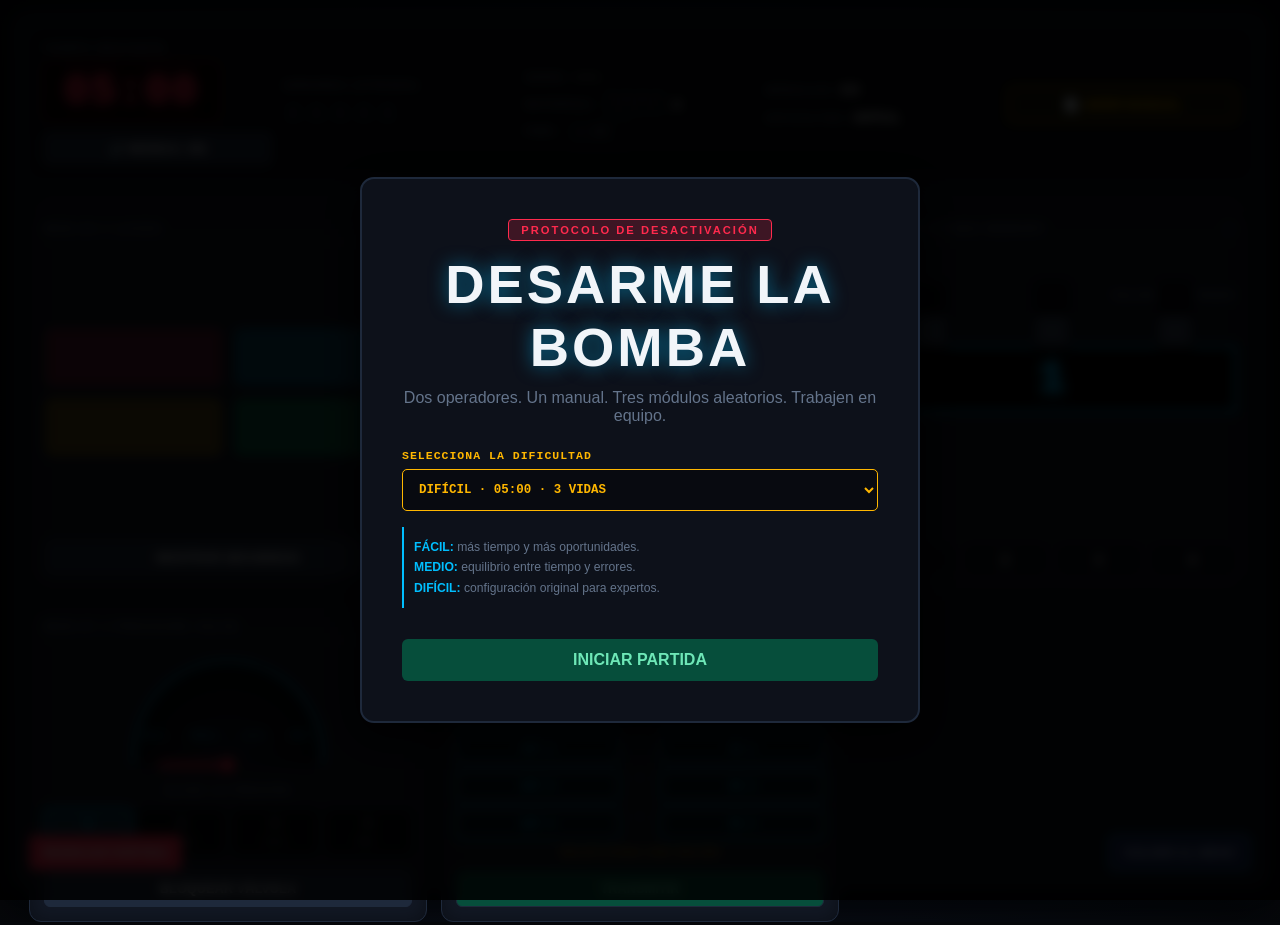
<file: index.html>
<!DOCTYPE html>
<html lang="es">
<head>
  <meta charset="UTF-8">
  <meta name="viewport" content="width=device-width, initial-scale=1.0">
  <title>Protocolo de Desactivación</title>
  <link rel="stylesheet" href="styles.css">
</head>
<body>

  <div class="main-container">
    
    <!-- PANEL SUPERIOR -->
    <header class="top-panel">
      <div class="panel-box">
        <span class="label">TIEMPO RESTANTE</span>
        <div id="timer" class="display-main">05:00</div>
        <button id="btn-music" class="btn btn-audio top-audio" onclick="toggleMusic()">🔊 MÚSICA: ON</button>
      </div>

      <div class="panel-box">
        <span class="label">ERRORES (STRIKES)</span>
        <div id="strikes" class="display-strikes">
          <span>X</span> <span>X</span> <span>X</span> <span>X</span> <span>X</span>
        </div>
      </div>

      <div class="panel-box info-grid">
        <div><span class="label">SERIE:</span> <strong id="serial-num">------</strong></div>
        <div class="battery-status">
          <span class="label">BATERÍAS:</span>
          <div id="battery-display" class="battery-display" aria-label="0 baterías">
            <span class="battery-cell"></span>
            <span class="battery-cell"></span>
            <span class="battery-cell"></span>
            <span class="battery-cell"></span>
          </div>
          <strong id="bat-count">0</strong>
        </div>
        <div class="pwr-status">
          <span class="label">PWR:</span>
          <div id="pwr-indicator" class="pwr-indicator">
            <div id="led-pwr" class="led"></div>
            <strong id="pwr-label">OFF</strong>
          </div>
        </div>
      </div>

      <div class="panel-box session-info">
        <div><span class="label">MÓDULOS:</span> <strong id="progress-count">0/3</strong></div>
        <div><span class="label">DIFICULTAD:</span> <strong id="difficulty-label">DIFÍCIL</strong></div>
      </div>

      <div class="header-actions">
        <a id="manual-link" href="manual.html?difficulty=hard" target="_blank" class="btn btn-manual">📄 ABRIR MANUAL</a>
      </div>
    </header>

    <div id="game-feedback" class="game-feedback" role="status" aria-live="polite"></div>

    <!-- GRILLA DE MÓDULOS -->
    <main class="modules-grid">

      <!-- MÓDULO 01: CABLES -->
      <section class="module">
        <div class="module-header">
          <span class="module-title">MOD-01 // CABLES</span>
          <div id="st-wires" class="module-status"></div>
        </div>
        <div id="wires-list" class="wires-container"></div>
      </section>

      <!-- MÓDULO 02: KEYPAD -->
      <section class="module">
        <div class="module-header">
          <span class="module-title">MOD-02 // KEYPAD</span>
          <div id="st-keypad" class="module-status"></div>
        </div>
        <div id="keypad-input" class="keypad-display">____</div>
        <div class="keypad-grid">
          <button class="btn-num" onclick="pressKey('1')">1</button>
          <button class="btn-num" onclick="pressKey('2')">2</button>
          <button class="btn-num" onclick="pressKey('3')">3</button>
          <button class="btn-num" onclick="pressKey('4')">4</button>
          <button class="btn-num" onclick="pressKey('5')">5</button>
          <button class="btn-num" onclick="pressKey('6')">6</button>
          <button class="btn-num" onclick="pressKey('7')">7</button>
          <button class="btn-num" onclick="pressKey('8')">8</button>
          <button class="btn-num" onclick="pressKey('9')">9</button>
          <button class="btn-action btn-danger" onclick="clearKeypad()">C</button>
          <button class="btn-num" onclick="pressKey('0')">0</button>
          <button class="btn-action btn-success" onclick="submitKeypad()">OK</button>
        </div>
      </section>

      <!-- MÓDULO 03: INTERRUPTORES -->
      <section class="module">
        <div class="module-header">
          <span class="module-title">MOD-03 // SWITCHES</span>
          <div id="st-switches" class="module-status"></div>
        </div>
        <div class="switches-container">
          <div class="switch-item">
            <span>SW 1</span>
            <div id="sw-0" class="toggle-switch" onclick="toggleSwitch(0)"></div>
          </div>
          <div class="switch-item">
            <span>SW 2</span>
            <div id="sw-1" class="toggle-switch" onclick="toggleSwitch(1)"></div>
          </div>
          <div class="switch-item">
            <span>SW 3</span>
            <div id="sw-2" class="toggle-switch" onclick="toggleSwitch(2)"></div>
          </div>
        </div>
        <button class="btn btn-action" onclick="submitSwitches()">VERIFICAR</button>
      </section>

      <!-- MÓDULO 04: SIMÓN DICE -->
      <section class="module">
        <div class="module-header">
          <span class="module-title">MOD-04 // LUCES</span>
          <div id="st-simon" class="module-status"></div>
        </div>
        <div class="simon-grid">
          <div id="simon-btn-0" class="simon-btn simon-red" onclick="pressSimon(0)"></div>
          <div id="simon-btn-1" class="simon-btn simon-blue" onclick="pressSimon(1)"></div>
          <div id="simon-btn-2" class="simon-btn simon-yellow" onclick="pressSimon(2)"></div>
          <div id="simon-btn-3" class="simon-btn simon-green" onclick="pressSimon(3)"></div>
        </div>
        <button id="simon-start-btn" class="btn btn-action" onclick="playSimonSequence()">MOSTRAR SECUENCIA</button>
      </section>

      <!-- MÓDULO 05: CONDENSADOR -->
      <section class="module">
        <div class="module-header">
          <span class="module-title">MOD-05 // CAPACITOR</span>
          <div id="st-capacitor" class="module-status"></div>
        </div>
        <div class="capacitor-readout">
          <span>CARGA ACUMULADA</span>
          <strong id="capacitor-value">0%</strong>
        </div>
        <div class="capacitor-track" role="progressbar" aria-label="Carga del condensador" aria-valuemin="0" aria-valuemax="100" aria-valuenow="0">
          <div id="capacitor-bar" class="capacitor-bar"></div>
        </div>
        <div class="capacitor-scale"><span>0</span><span>25</span><span>50</span><span>75</span><span>100% CRÍTICO</span></div>
        <p id="capacitor-cooldown" class="capacitor-status">PURGA DISPONIBLE</p>
        <div class="capacitor-actions">
          <button class="btn btn-action btn-warning" onclick="purgeCapacitor()">PURGAR -25%</button>
          <button class="btn btn-action btn-danger" onclick="fullyDischargeCapacitor()">DESCARGA EMERGENCIA</button>
        </div>
        <button class="btn btn-action btn-controlled" onclick="controlledDischargeCapacitor()">DESCARGA CONTROLADA</button>
        <div class="resonance-control">
          <span class="label">FRECUENCIA DE RESONANCIA</span>
          <div class="resonance-levels">
            <button class="resonance-level" onclick="selectCapacitorResonance(1)">1</button>
            <button class="resonance-level" onclick="selectCapacitorResonance(2)">2</button>
            <button class="resonance-level" onclick="selectCapacitorResonance(3)">3</button>
            <button class="resonance-level" onclick="selectCapacitorResonance(4)">4</button>
          </div>
          <button class="btn btn-action btn-success" onclick="resonantDischargeCapacitor()">DESCARGA RESONANTE</button>
        </div>
      </section>

      <!-- MÓDULO 06: MEMORIA -->
      <section class="module">
        <div class="module-header">
          <span class="module-title">MOD-06 // 7-SEG MEMORY</span>
          <div id="st-memory" class="module-status"></div>
        </div>
        <div class="memory-meta">
          <span id="memory-round">RONDA 1/4</span>
          <span class="label">VALOR MOSTRADO</span>
        </div>
        <div id="memory-display" class="memory-display">1</div>
        <p id="memory-instruction" class="memory-instruction"></p>
        <div class="memory-grid">
          <button class="btn-num" onclick="pressMemory(0)">1</button>
          <button class="btn-num" onclick="pressMemory(1)">2</button>
          <button class="btn-num" onclick="pressMemory(2)">3</button>
          <button class="btn-num" onclick="pressMemory(3)">4</button>
        </div>
      </section>

      <!-- MÓDULO 07: VÁLVULA -->
      <section class="module">
        <div class="module-header">
          <span class="module-title">MOD-07 // PRESSURE VALVE</span>
          <div id="st-valve" class="module-status"></div>
        </div>
        <div class="gauge">
          <div class="gauge-scale"><span>BAJA</span><span>MEDIA</span><span>ALTA</span><span>MÁX.</span></div>
          <div id="valve-needle" class="valve-needle"></div>
          <div class="gauge-center"></div>
        </div>
        <span class="label valve-label">ELIGE LA PRESIÓN</span>
        <div class="valve-levels">
          <button class="valve-level selected" onclick="selectValveLevel(1)">1<br><small>BAJA</small></button>
          <button class="valve-level" onclick="selectValveLevel(2)">2<br><small>MEDIA</small></button>
          <button class="valve-level" onclick="selectValveLevel(3)">3<br><small>ALTA</small></button>
          <button class="valve-level" onclick="selectValveLevel(4)">4<br><small>MÁX.</small></button>
        </div>
        <button class="btn btn-action" onclick="adjustValve()">BLOQUEAR VÁLVULA</button>
      </section>

      <!-- MÓDULO 08: COMUNICACIÓN -->
      <section class="module communication-module">
        <div class="module-header">
          <span class="module-title">MOD-08 // SIGNAL LINK</span>
          <div id="st-communication" class="module-status"></div>
        </div>
        <p class="communication-help">SELECCIONA UNA SALIDA Y CONÉCTALA A SU ENTRADA</p>
        <div id="communication-board" class="communication-board">
          <svg id="communication-wire-layer" class="communication-wire-layer" aria-hidden="true"></svg>
          <div class="communication-column">
            <span class="label">SALIDAS</span>
            <button id="com-source-0" class="communication-terminal communication-source" onclick="selectCommunicationSource(0)">OUT 1</button>
            <button id="com-source-1" class="communication-terminal communication-source" onclick="selectCommunicationSource(1)">OUT 2</button>
            <button id="com-source-2" class="communication-terminal communication-source" onclick="selectCommunicationSource(2)">OUT 3</button>
            <button id="com-source-3" class="communication-terminal communication-source" onclick="selectCommunicationSource(3)">OUT 4</button>
          </div>
          <div class="signal-lines" aria-hidden="true">↔<br>↔<br>↔<br>↔</div>
          <div class="communication-column">
            <span class="label">ENTRADAS</span>
            <button id="com-target-0" class="communication-terminal communication-target" onclick="connectCommunicationTarget(0)">IN 1</button>
            <button id="com-target-1" class="communication-terminal communication-target" onclick="connectCommunicationTarget(1)">IN 2</button>
            <button id="com-target-2" class="communication-terminal communication-target" onclick="connectCommunicationTarget(2)">IN 3</button>
            <button id="com-target-3" class="communication-terminal communication-target" onclick="connectCommunicationTarget(3)">IN 4</button>
          </div>
        </div>
        <p id="communication-status" class="communication-status">SELECCIONA UNA SALIDA</p>
        <button class="btn btn-action btn-success" onclick="transmitCommunication()">TRANSMITIR</button>
      </section>

    </main>

    <!-- PANEL INFERIOR CONTROLES -->
    <footer class="bottom-panel">
      <button class="btn btn-reset" onclick="pedirConfirmacionReiniciar()">REINICIAR PARTIDA</button>
      <button class="btn btn-menu" onclick="showMainMenu()">VOLVER AL MENÚ</button>
    </footer>

  </div>

  <!-- MODAL CONFIRMACIÓN -->
  <div id="modal-confirm" class="modal">
    <div class="modal-content confirm-box">
      <h2>⚠️ ¿REINICIAR SECUENCIA?</h2>
      <p>Se restablecerán todos los módulos y el temporizador.</p>
      <div class="modal-buttons">
        <button class="btn btn-danger" onclick="confirmarReiniciar(true)">SÍ, REINICIAR</button>
        <button class="btn btn-secondary" onclick="confirmarReiniciar(false)">NO, CANCELAR</button>
      </div>
    </div>
  </div>

  <!-- MODAL EXPLOSIÓN -->
  <div id="modal-boom" class="modal">
    <div class="modal-content boom-box">
      <div class="status-badge danger">CRITICAL SYSTEM FAILURE</div>
      <h1 class="glitch-text">💥 DETONACIÓN</h1>
      <p>El núcleo se ha sobrecalentado. Secuencia de contención fallida.</p>
      <button class="btn btn-manual btn-large" onclick="toggleSolutions()">MOSTRAR SOLUCIONES</button>
      <div id="boom-solutions" class="boom-solutions" hidden>
        <h2>SOLUCIONES DE LA PARTIDA</h2>
        <div id="solution-list"></div>
      </div>
      <div class="modal-buttons modal-buttons-stack">
        <button class="btn btn-reset btn-large" onclick="restartGame()">REINTENTAR</button>
        <button class="btn btn-secondary btn-large" onclick="showMainMenu()">CAMBIAR DIFICULTAD</button>
      </div>
    </div>
  </div>

  <!-- MODAL VICTORIA -->
  <div id="modal-win" class="modal">
    <div class="modal-content win-box">
      <div class="status-badge success">SYSTEM SECURED</div>
      <h1 class="glow-text">🎉 DESACTIVADO</h1>
      <p>Amenaza neutralizada con éxito. Todos los módulos respondieron correctamente.</p>
      <div class="win-stats">
        <span>TIEMPO: <strong id="win-time">00:00</strong></span>
        <span>STRIKES: <strong id="win-strikes">0</strong></span>
      </div>
      <div class="modal-buttons modal-buttons-stack">
        <button class="btn btn-success btn-large" onclick="restartGame()">NUEVA PARTIDA</button>
        <button class="btn btn-secondary btn-large" onclick="showMainMenu()">CAMBIAR DIFICULTAD</button>
      </div>
    </div>
  </div>

  <div id="capacitor-warning" class="capacitor-warning" role="alert" aria-live="assertive">
    <strong>ADVERTENCIA DEL CAPACITOR</strong>
          <span>La carga se aproxima al máximo. Usa una ruta de descarga válida.</span>
  </div>

  <div id="main-menu" class="modal main-menu active">
    <div class="modal-content menu-box">
      <div class="status-badge danger">PROTOCOLO DE DESACTIVACIÓN</div>
      <h1>DESARME LA BOMBA</h1>
          <p>Dos operadores. Un manual. Tres módulos aleatorios. Trabajen en equipo.</p>
      <label class="menu-label" for="menu-difficulty">SELECCIONA LA DIFICULTAD</label>
      <select id="menu-difficulty" class="menu-difficulty">
          <option value="easy">FÁCIL · 10:00 · 5 VIDAS</option>
          <option value="medium">MEDIO · 07:00 · 4 VIDAS</option>
          <option value="hard" selected>DIFÍCIL · 05:00 · 3 VIDAS</option>
      </select>
      <div class="difficulty-details">
        <strong>FÁCIL:</strong> más tiempo y más oportunidades.<br>
        <strong>MEDIO:</strong> equilibrio entre tiempo y errores.<br>
        <strong>DIFÍCIL:</strong> configuración original para expertos.
      </div>
      <button class="btn btn-success btn-large" onclick="startGame()">INICIAR PARTIDA</button>
    </div>
  </div>

  <script src="script.js"></script>
</body>
</html>
</file>
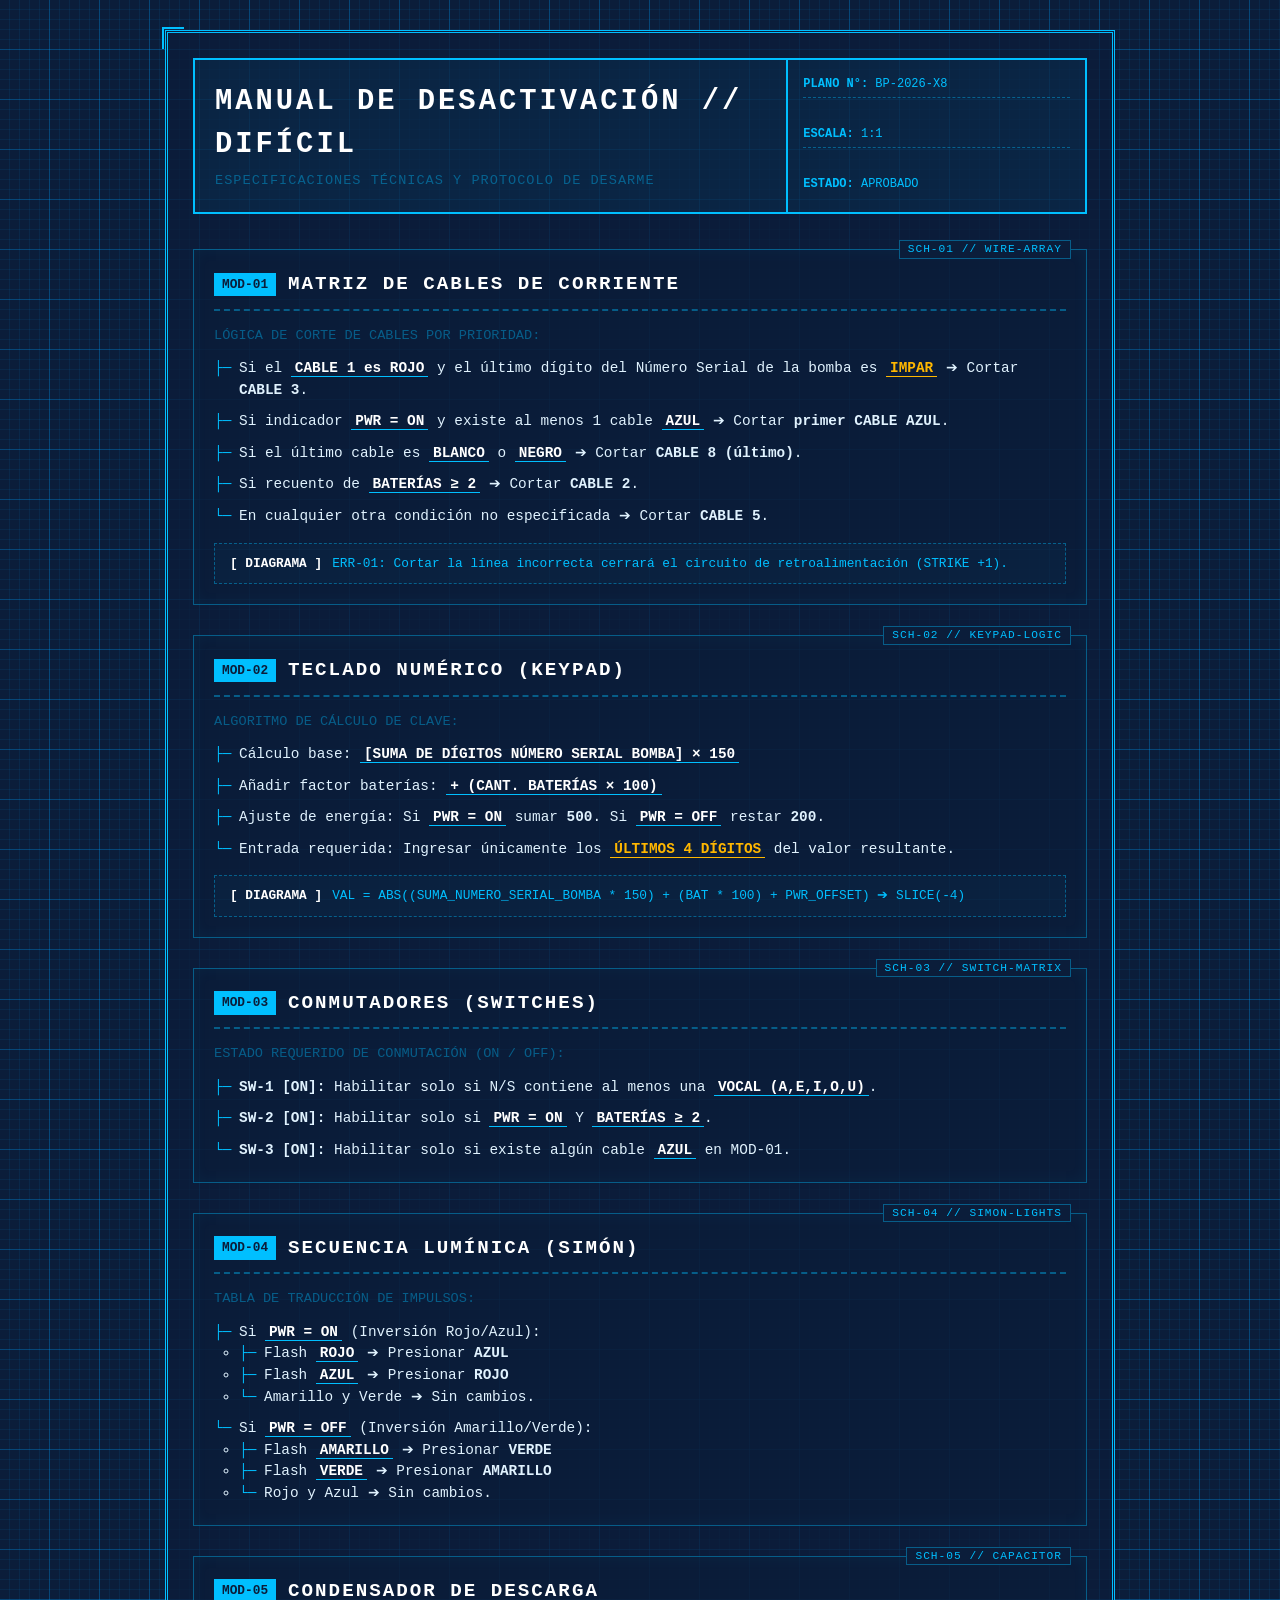
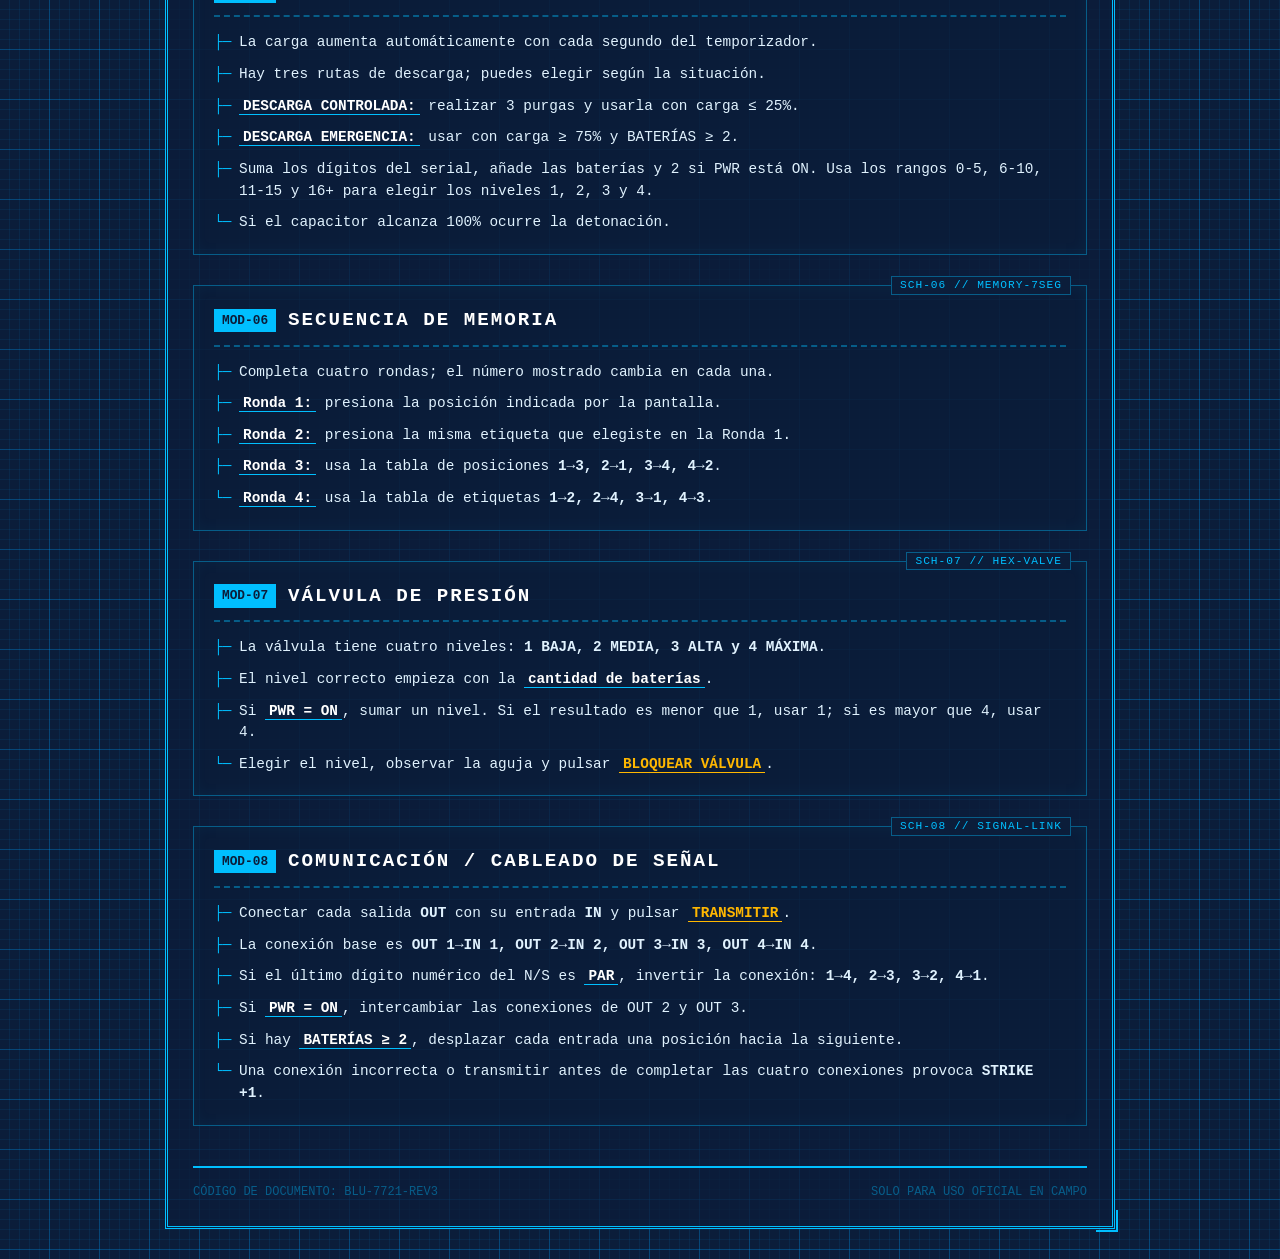
<file: manual.html>
<!DOCTYPE html>
<html lang="es">
<head>
  <meta charset="UTF-8">
  <meta name="viewport" content="width=device-width, initial-scale=1.0">
  <title>Blueprint // Manual de Desactivación</title>
  <style>
    :root {
      --bp-bg: #0b1d3a;
      --bp-grid-major: rgba(0, 162, 255, 0.25);
      --bp-grid-minor: rgba(0, 162, 255, 0.08);
      --bp-line: #00bfff;
      --bp-line-dim: rgba(0, 191, 255, 0.4);
      --bp-text: #e0f2fe;
      --bp-yellow: #ffb700;
      --bp-white: #ffffff;
    }

    * { box-sizing: border-box; margin: 0; padding: 0; }

    body {
      background-color: var(--bp-bg);
      color: var(--bp-text);
      font-family: 'Courier New', Courier, monospace;
      padding: 30px 20px;
      line-height: 1.5;
      min-height: 100vh;
      /* FONDO RETÍCULA BLUEPRINT */
      background-image: 
        linear-gradient(var(--bp-grid-major) 1px, transparent 1px),
        linear-gradient(90deg, var(--bp-grid-major) 1px, transparent 1px),
        linear-gradient(var(--bp-grid-minor) 1px, transparent 1px),
        linear-gradient(90deg, var(--bp-grid-minor) 1px, transparent 1px);
      background-size: 50px 50px, 50px 50px, 10px 10px, 10px 10px;
      background-position: -1px -1px;
    }

    .container {
      max-width: 950px;
      margin: 0 auto;
      border: 3px double var(--bp-line);
      padding: 25px;
      background: rgba(11, 29, 58, 0.75);
      position: relative;
    }

    /* MARCAS DE ESQUINA DE PLANO TÉCNICO */
    .container::before, .container::after {
      content: "";
      position: absolute;
      width: 20px; height: 20px;
      border: 2px solid var(--bp-line);
    }
    .container::before { top: -6px; left: -6px; border-right: none; border-bottom: none; }
    .container::after { bottom: -6px; right: -6px; border-left: none; border-top: none; }

    /* CABECERA / CAJETÍN DE PLANO */
    header {
      border: 2px solid var(--bp-line);
      margin-bottom: 35px;
      display: grid;
      grid-template-columns: 2fr 1fr;
      background: rgba(0, 191, 255, 0.05);
    }

    .header-main {
      padding: 20px;
      border-right: 2px solid var(--bp-line);
    }

    .header-main h1 {
      font-size: 1.8rem;
      color: var(--bp-white);
      letter-spacing: 3px;
      text-transform: uppercase;
      font-weight: 900;
    }

    .header-main p {
      font-size: 0.85rem;
      color: var(--bp-line-dim);
      margin-top: 5px;
      text-transform: uppercase;
      letter-spacing: 1px;
    }

    .header-meta {
      padding: 15px;
      font-size: 0.75rem;
      display: flex;
      flex-direction: column;
      justify-content: space-between;
      color: var(--bp-line);
    }

    .header-meta div {
      border-bottom: 1px dashed var(--bp-line-dim);
      padding-bottom: 4px;
    }
    .header-meta div:last-child { border-bottom: none; }

    /* SECCIONES MÓDULO */
    .section-card {
      border: 1px solid var(--bp-line-dim);
      margin-bottom: 30px;
      padding: 20px;
      position: relative;
      background: rgba(11, 29, 58, 0.6);
      box-shadow: inset 0 0 15px rgba(0, 191, 255, 0.05);
    }

    .section-card::before {
      content: attr(data-schematic);
      position: absolute;
      top: -10px; right: 15px;
      background: var(--bp-bg);
      padding: 0 8px;
      font-size: 0.7rem;
      color: var(--bp-line);
      border: 1px solid var(--bp-line-dim);
      letter-spacing: 1px;
    }

    /* TITULOS ESQUEMÁTICOS */
    .section-header {
      display: flex;
      align-items: center;
      gap: 12px;
      border-bottom: 2px dashed var(--bp-line-dim);
      padding-bottom: 10px;
      margin-bottom: 15px;
    }

    .section-header .tag {
      background: var(--bp-line);
      color: var(--bp-bg);
      font-weight: bold;
      padding: 2px 8px;
      font-size: 0.8rem;
    }

    .section-header h2 {
      font-size: 1.2rem;
      letter-spacing: 2px;
      color: var(--bp-white);
      text-transform: uppercase;
    }

    /* REGLAS Y LISTAS */
    .rules-list {
      list-style: none;
      display: flex;
      flex-direction: column;
      gap: 10px;
    }

    .rules-list li {
      position: relative;
      padding-left: 25px;
      font-size: 0.9rem;
      color: var(--bp-text);
    }

    .rules-list li::before {
      content: "├─";
      position: absolute;
      left: 0;
      top: 0;
      color: var(--bp-line);
      font-weight: bold;
    }

    .rules-list li:last-child::before {
      content: "└─";
    }

    .highlight {
      color: var(--bp-white);
      font-weight: bold;
      border-bottom: 1px solid var(--bp-line);
      padding: 0 4px;
    }

    .bp-warn {
      color: var(--bp-yellow);
      border-bottom-color: var(--bp-yellow);
    }

    /* ESQUEMA GRÁFICO TIPO PLANO */
    .blueprint-box {
      margin-top: 15px;
      border: 1px dashed var(--bp-line-dim);
      padding: 10px 15px;
      background: rgba(0, 191, 255, 0.03);
      font-size: 0.8rem;
      color: var(--bp-line);
      display: flex;
      align-items: center;
      gap: 10px;
    }

    .blueprint-box::before {
      content: "[ DIAGRAMA ]";
      font-weight: bold;
      color: var(--bp-white);
    }

    /* PIE DE PLANO */
    footer {
      margin-top: 40px;
      border-top: 2px solid var(--bp-line);
      padding-top: 15px;
      display: flex;
      justify-content: space-between;
      font-size: 0.75rem;
      color: var(--bp-line-dim);
      text-transform: uppercase;
    }

    @media (max-width: 700px) {
      header { grid-template-columns: 1fr; }
      .header-main { border-right: none; border-bottom: 2px solid var(--bp-line); }
    }
  </style>
</head>
<body>

  <div class="container">

    <!-- CAJETÍN DE PLANO TÉCNICO -->
    <header>
      <div class="header-main">
        <h1>PLANO DE DESACTIVACIÓN</h1>
        <p>ESPECIFICACIONES TÉCNICAS Y PROTOCOLO DE DESARME</p>
      </div>
      <div class="header-meta">
        <div><strong>PLANO N°:</strong> BP-2026-X8</div>
        <div><strong>ESCALA:</strong> 1:1</div>
        <div><strong>ESTADO:</strong> APROBADO</div>
      </div>
    </header>

    <!-- MÓDULO 01: CABLES -->
    <article class="section-card" data-schematic="SCH-01 // WIRE-ARRAY">
      <div class="section-header">
        <span class="tag">MOD-01</span>
        <h2>MATRIZ DE CABLES DE CORRIENTE</h2>
      </div>
      <p style="margin-bottom: 12px; font-size: 0.85rem; color: var(--bp-line-dim);">LÓGICA DE CORTE DE CABLES POR PRIORIDAD:</p>
      <ul class="rules-list">
        <li>Si el <span class="highlight">CABLE 1 es ROJO</span> y el último dígito del Número Serial de la bomba es <span class="highlight bp-warn">IMPAR</span> ➔ Cortar <strong>CABLE 3</strong>.</li>
        <li>Si indicador <span class="highlight">PWR = ON</span> y existe al menos 1 cable <span class="highlight">AZUL</span> ➔ Cortar <strong>primer CABLE AZUL</strong>.</li>
        <li>Si el último cable es <span class="highlight">BLANCO</span> o <span class="highlight">NEGRO</span> ➔ Cortar <strong>CABLE 8 (último)</strong>.</li>
        <li>Si recuento de <span class="highlight">BATERÍAS ≥ 2</span> ➔ Cortar <strong>CABLE 2</strong>.</li>
        <li>En cualquier otra condición no especificada ➔ Cortar <strong>CABLE 5</strong>.</li>
      </ul>
      <div class="blueprint-box">
        ERR-01: Cortar la línea incorrecta cerrará el circuito de retroalimentación (STRIKE +1).
      </div>
    </article>

    <!-- MÓDULO 02: KEYPAD -->
    <article class="section-card" data-schematic="SCH-02 // KEYPAD-LOGIC">
      <div class="section-header">
        <span class="tag">MOD-02</span>
        <h2>TECLADO NUMÉRICO (KEYPAD)</h2>
      </div>
      <p style="margin-bottom: 12px; font-size: 0.85rem; color: var(--bp-line-dim);">ALGORITMO DE CÁLCULO DE CLAVE:</p>
      <ul class="rules-list">
        <li>Cálculo base: <span class="highlight">[SUMA DE DÍGITOS NÚMERO SERIAL BOMBA] × 150</span></li>
        <li>Añadir factor baterías: <span class="highlight">+ (CANT. BATERÍAS × 100)</span></li>
        <li>Ajuste de energía: Si <span class="highlight">PWR = ON</span> sumar <strong>500</strong>. Si <span class="highlight">PWR = OFF</span> restar <strong>200</strong>.</li>
        <li>Entrada requerida: Ingresar únicamente los <span class="highlight bp-warn">ÚLTIMOS 4 DÍGITOS</span> del valor resultante.</li>
      </ul>
      <div class="blueprint-box">
        VAL = ABS((SUMA_NUMERO_SERIAL_BOMBA * 150) + (BAT * 100) + PWR_OFFSET) ➔ SLICE(-4)
      </div>
    </article>

    <!-- MÓDULO 03: INTERRUPTORES -->
    <article class="section-card" data-schematic="SCH-03 // SWITCH-MATRIX">
      <div class="section-header">
        <span class="tag">MOD-03</span>
        <h2>CONMUTADORES (SWITCHES)</h2>
      </div>
      <p style="margin-bottom: 12px; font-size: 0.85rem; color: var(--bp-line-dim);">ESTADO REQUERIDO DE CONMUTACIÓN (ON / OFF):</p>
      <ul class="rules-list">
        <li><strong>SW-1 [ON]:</strong> Habilitar solo si N/S contiene al menos una <span class="highlight">VOCAL (A,E,I,O,U)</span>.</li>
        <li><strong>SW-2 [ON]:</strong> Habilitar solo si <span class="highlight">PWR = ON</span> Y <span class="highlight">BATERÍAS ≥ 2</span>.</li>
        <li><strong>SW-3 [ON]:</strong> Habilitar solo si existe algún cable <span class="highlight">AZUL</span> en MOD-01.</li>
      </ul>
    </article>

    <!-- MÓDULO 04: SIMÓN DICE -->
    <article class="section-card" data-schematic="SCH-04 // SIMON-LIGHTS">
      <div class="section-header">
        <span class="tag">MOD-04</span>
        <h2>SECUENCIA LUMÍNICA (SIMÓN)</h2>
      </div>
      <p style="margin-bottom: 12px; font-size: 0.85rem; color: var(--bp-line-dim);">TABLA DE TRADUCCIÓN DE IMPULSOS:</p>
      <ul class="rules-list">
        <li>Si <span class="highlight">PWR = ON</span> (Inversión Rojo/Azul):
          <ul>
            <li>Flash <span class="highlight">ROJO</span> ➔ Presionar <strong>AZUL</strong></li>
            <li>Flash <span class="highlight">AZUL</span> ➔ Presionar <strong>ROJO</strong></li>
            <li>Amarillo y Verde ➔ Sin cambios.</li>
          </ul>
        </li>
        <li>Si <span class="highlight">PWR = OFF</span> (Inversión Amarillo/Verde):
          <ul>
            <li>Flash <span class="highlight">AMARILLO</span> ➔ Presionar <strong>VERDE</strong></li>
            <li>Flash <span class="highlight">VERDE</span> ➔ Presionar <strong>AMARILLO</strong></li>
            <li>Rojo y Azul ➔ Sin cambios.</li>
          </ul>
        </li>
      </ul>
    </article>

    <article class="section-card" data-schematic="SCH-05 // CAPACITOR">
      <div class="section-header"><span class="tag">MOD-05</span><h2>CONDENSADOR DE DESCARGA</h2></div>
      <ul class="rules-list">
        <li>La carga aumenta automáticamente con cada segundo del temporizador.</li>
        <li id="capacitor-difficulty-rule">Hay tres posibilidades de descarga; puedes elegir según la situación.</li>
        <li><span class="highlight">DESCARGA CONTROLADA:</span> realizar 3 purgas y usarla con carga ≤ 25%.</li>
        <li><span class="highlight">DESCARGA EMERGENCIA:</span> usar con carga ≥ 75% y BATERÍAS ≥ 2.</li>
        <li id="capacitor-window-rule"><span class="highlight bp-warn">DESCARGA RESONANTE:</span> sumar los dígitos del número serial, añadir las baterías y añadir 2 si PWR está ON. Total 0-5 = nivel 1; 6-10 = nivel 2; 11-15 = nivel 3; 16 o más = nivel 4.</li>
        <li>Si el capacitor alcanza 100% ocurre la detonación.</li>
      </ul>
    </article>

    <article class="section-card" data-schematic="SCH-06 // MEMORY-7SEG">
      <div class="section-header"><span class="tag">MOD-06</span><h2>SECUENCIA DE MEMORIA</h2></div>
      <ul class="rules-list">
        <li>Completa cuatro rondas; el número mostrado cambia en cada una.</li>
        <li><span class="highlight">Ronda 1:</span> presiona la posición indicada por la pantalla.</li>
        <li><span class="highlight">Ronda 2:</span> presiona la misma etiqueta que elegiste en la Ronda 1.</li>
        <li><span class="highlight">Ronda 3:</span> usa la tabla de posiciones <strong>1→3, 2→1, 3→4, 4→2</strong>.</li>
        <li><span class="highlight">Ronda 4:</span> usa la tabla de etiquetas <strong>1→2, 2→4, 3→1, 4→3</strong>.</li>
      </ul>
    </article>

    <article class="section-card" data-schematic="SCH-07 // HEX-VALVE">
      <div class="section-header"><span class="tag">MOD-07</span><h2>VÁLVULA DE PRESIÓN</h2></div>
      <ul class="rules-list">
        <li>La válvula tiene cuatro niveles: <strong>1 BAJA, 2 MEDIA, 3 ALTA y 4 MÁXIMA</strong>.</li>
        <li>El nivel correcto empieza con la <span class="highlight">cantidad de baterías</span>.</li>
        <li>Si <span class="highlight">PWR = ON</span>, sumar un nivel. Si el resultado es menor que 1, usar 1; si es mayor que 4, usar 4.</li>
        <li>Elegir el nivel, observar la aguja y pulsar <span class="highlight bp-warn">BLOQUEAR VÁLVULA</span>.</li>
      </ul>
    </article>

    <article class="section-card" data-schematic="SCH-08 // SIGNAL-LINK">
      <div class="section-header"><span class="tag">MOD-08</span><h2>COMUNICACIÓN / CABLEADO DE SEÑAL</h2></div>
      <ul class="rules-list">
        <li>Conectar cada salida <strong>OUT</strong> con su entrada <strong>IN</strong> y pulsar <span class="highlight bp-warn">TRANSMITIR</span>.</li>
        <li>La conexión base es <strong>OUT 1→IN 1, OUT 2→IN 2, OUT 3→IN 3, OUT 4→IN 4</strong>.</li>
        <li>Si el último dígito numérico del N/S es <span class="highlight">PAR</span>, invertir la conexión: <strong>1→4, 2→3, 3→2, 4→1</strong>.</li>
        <li>Si <span class="highlight">PWR = ON</span>, intercambiar las conexiones de OUT 2 y OUT 3.</li>
        <li>Si hay <span class="highlight">BATERÍAS ≥ 2</span>, desplazar cada entrada una posición hacia la siguiente.</li>
        <li>Una conexión incorrecta o transmitir antes de completar las cuatro conexiones provoca <strong>STRIKE +1</strong>.</li>
      </ul>
    </article>

    <footer>
      <span>CÓDIGO DE DOCUMENTO: BLU-7721-REV3</span>
      <span>SOLO PARA USO OFICIAL EN CAMPO</span>
    </footer>

  </div>

  <script>
    const difficulty = new URLSearchParams(window.location.search).get('difficulty') || 'hard';
    const difficultyRules = {
      easy: {
        title: 'MANUAL DE DESACTIVACIÓN // FÁCIL',
        difficulty: 'Hay tres rutas de descarga; puedes elegir según la situación.',
        window: 'Suma los dígitos del serial, añade las baterías y 2 si PWR está ON. Usa los rangos 0-5, 6-10, 11-15 y 16+ para elegir los niveles 1, 2, 3 y 4.'
      },
      medium: {
        title: 'MANUAL DE DESACTIVACIÓN // MEDIO',
        difficulty: 'Hay tres rutas de descarga; puedes elegir según la situación.',
        window: 'Suma los dígitos del serial, añade las baterías y 2 si PWR está ON. Usa los rangos 0-5, 6-10, 11-15 y 16+ para elegir los niveles 1, 2, 3 y 4.'
      },
      hard: {
        title: 'MANUAL DE DESACTIVACIÓN // DIFÍCIL',
        difficulty: 'Hay tres rutas de descarga; puedes elegir según la situación.',
        window: 'Suma los dígitos del serial, añade las baterías y 2 si PWR está ON. Usa los rangos 0-5, 6-10, 11-15 y 16+ para elegir los niveles 1, 2, 3 y 4.'
      }
    };
    const rules = difficultyRules[difficulty] || difficultyRules.hard;
    document.title = rules.title;
    document.querySelector('.header-main h1').innerText = rules.title;
    document.getElementById('capacitor-difficulty-rule').innerText = rules.difficulty;
    document.getElementById('capacitor-window-rule').innerText = rules.window;
  </script>

</body>
</html>
</file>
<file: styles.css>
:root {
  --bg-color: #05070a;
  --panel-bg: #0d111a;
  --module-bg: #121824;
  --panel-border: #1e293b;
  --accent-red: #ff2a4d;
  --accent-blue: #00bfff;
  --accent-yellow: #ffb700;
  --accent-green: #00ff88;
  --text-main: #f1f5f9;
  --text-dim: #64748b;
}

* { box-sizing: border-box; margin: 0; padding: 0; }

body {
  background-color: var(--bg-color);
  color: var(--text-main);
  font-family: 'Segoe UI', Tahoma, Geneva, Verdana, sans-serif;
  display: flex;
  justify-content: center;
  align-items: center;
  min-height: 100vh;
  padding: 20px;
  background-image: radial-gradient(circle at 50% 50%, #0d1527 0%, #05070a 100%);
  overflow-x: hidden;
}

.main-container {
  width: 100%;
  max-width: 1100px;
  background: var(--panel-bg);
  border: 1px solid var(--panel-border);
  border-radius: 16px;
  padding: 25px;
  box-shadow: 0 20px 50px rgba(0, 0, 0, 0.9), 0 0 30px rgba(0, 191, 255, 0.08);
  position: relative;
  transition: filter 0.2s ease;
}

/* EFECTOS VISUALES DE ERROR */
.main-container.flash-error {
  animation: flashRed 0.4s ease;
}

@keyframes flashRed {
  0%, 100% { filter: none; }
  50% { filter: drop-shadow(0 0 30px var(--accent-red)); background-color: #2a080e; }
}

.shake {
  animation: screenShake 0.4s cubic-bezier(.36,.07,.19,.97) both;
}

@keyframes screenShake {
  10%, 90% { transform: translate3d(-2px, 0, 0); }
  20%, 80% { transform: translate3d(4px, 0, 0); }
  30%, 50%, 70% { transform: translate3d(-6px, 0, 0); }
  40%, 60% { transform: translate3d(6px, 0, 0); }
}

/* PANEL SUPERIOR */
.top-panel {
  display: grid;
  grid-template-columns: repeat(auto-fit, minmax(180px, 1fr));
  gap: 15px;
  background: #080a10;
  padding: 18px;
  border-radius: 12px;
  border: 1px solid var(--panel-border);
  margin-bottom: 24px;
  align-items: center;
}

.panel-box { display: flex; flex-direction: column; gap: 6px; }

.label {
  font-size: 0.68rem;
  color: var(--text-dim);
  font-weight: 800;
  letter-spacing: 1.5px;
}

.display-main {
  font-family: 'Consolas', monospace;
  font-size: 3.5rem;
  font-weight: bold;
  color: var(--accent-red);
  background: #000;
  padding: 6px 20px;
  border-radius: 8px;
  width: fit-content;
  border: 2px solid rgba(255, 42, 77, 0.4);
  text-shadow: 0 0 18px rgba(255, 42, 77, 0.8);
  letter-spacing: 2px;
}

.display-strikes span {
  font-size: 1.8rem;
  color: #1e293b;
  font-weight: bold;
}
.display-strikes span.strike-active {
  color: var(--accent-red);
  text-shadow: 0 0 12px var(--accent-red);
}

.info-grid { font-size: 0.85rem; line-height: 1.6; }
.session-info { font-size: 0.85rem; line-height: 1.6; }
.pwr-status { display: flex; align-items: center; gap: 8px; }
.battery-status { display: flex; align-items: center; gap: 8px; }
.battery-display { display: flex; gap: 3px; align-items: center; }
.battery-cell { width: 13px; height: 21px; border: 1px solid #334155; border-radius: 2px; background: #0b1018; position: relative; }
.battery-cell::before { content: ''; position: absolute; top: -4px; left: 3px; width: 5px; height: 3px; border-radius: 1px 1px 0 0; background: #334155; }
.battery-cell.charged { border-color: var(--accent-yellow); background: linear-gradient(to top, var(--accent-yellow) 75%, #4a3500 75%); box-shadow: 0 0 8px rgba(255, 183, 0, 0.45); }
.battery-cell.charged::before { background: var(--accent-yellow); }
.pwr-indicator { display: inline-flex; align-items: center; gap: 6px; min-width: 64px; padding: 3px 7px; border: 1px solid #334155; border-radius: 4px; background: #080a10; color: var(--text-dim); font: bold 0.68rem 'Consolas', monospace; }
.pwr-indicator.is-on { border-color: var(--accent-green); color: var(--accent-green); background: rgba(0, 255, 136, 0.08); box-shadow: 0 0 10px rgba(0, 255, 136, 0.18); }

.led {
  width: 10px; height: 10px;
  border-radius: 50%; background: #1e293b;
}
.led.on {
  background: var(--accent-green);
  box-shadow: 0 0 12px var(--accent-green);
}

.header-actions { display: flex; flex-direction: column; gap: 8px; }
.top-audio { margin-top: 2px; padding: 7px 10px; font-size: 0.68rem; text-align: left; }
.difficulty-control { display: flex; flex-direction: column; gap: 6px; }
.difficulty-control select { padding: 8px; border: 1px solid var(--accent-yellow); border-radius: 5px; background: #080a10; color: var(--accent-yellow); font: bold 0.7rem 'Consolas', monospace; }

.game-feedback { min-height: 0; opacity: 0; transform: translateY(-6px); text-align: center; font: bold 0.75rem 'Consolas', monospace; letter-spacing: 1px; transition: all 0.2s ease; }
.game-feedback.visible { min-height: 24px; opacity: 1; transform: translateY(0); }
.game-feedback.info { color: var(--accent-blue); }
.game-feedback.success { color: var(--accent-green); }
.game-feedback.error { color: var(--accent-red); }

/* GRILLA Y MÓDULOS */
.modules-grid {
  display: grid;
  grid-template-columns: 1.2fr 0.8fr;
  grid-template-rows: auto auto;
  gap: 20px;
}

@media (max-width: 850px) {
  .modules-grid { grid-template-columns: 1fr; }
}

.module {
  background: var(--module-bg);
  border: 1px solid var(--panel-border);
  border-radius: 12px;
  padding: 22px;
  display: flex;
  flex-direction: column;
  justify-content: space-between;
  box-shadow: inset 0 0 20px rgba(0, 0, 0, 0.4);
  transition: all 0.3s ease;
}

.module.inactive {
  display: none;
}

.module.solved-glow {
  border-color: var(--accent-green);
  box-shadow: 0 0 20px rgba(0, 255, 136, 0.2);
}

.module-header {
  display: flex;
  justify-content: space-between;
  align-items: center;
  margin-bottom: 16px;
  border-bottom: 1px solid var(--panel-border);
  padding-bottom: 10px;
}

.module-title {
  font-size: 0.8rem;
  font-weight: 800;
  color: var(--text-dim);
  letter-spacing: 1.5px;
}

.module-status {
  width: 12px; height: 12px;
  border-radius: 50%;
  background: #1e293b;
}
.module-status.solved {
  background: var(--accent-green);
  box-shadow: 0 0 12px var(--accent-green);
}

/* CABLES CORTADOS Y CHISPAS */
.wires-container { 
  display: flex; 
  flex-direction: column; 
  gap: 12px; 
  padding: 10px 0; 
  position: relative;
}

.wire-line {
  position: relative;
  height: 22px; 
  width: 100%;
  border-radius: 6px;
  cursor: pointer;
  box-shadow: inset 0 -3px 5px rgba(0,0,0,0.5), 0 2px 4px rgba(0,0,0,0.4);
  transition: transform 0.1s;
}

.wire-line:hover { transform: scaleY(1.08); }

.wire-line.cut {
  background-color: transparent !important;
  box-shadow: none !important;
  cursor: default;
}

.wire-line.cut::before {
  content: '';
  position: absolute;
  top: 0;
  left: 0;
  height: 100%;
  width: 44%;
  background-color: var(--wire-color);
  border-radius: 6px 2px 2px 6px;
  box-shadow: inset 0 -3px 5px rgba(0,0,0,0.5), inset -3px 0 4px rgba(0,0,0,0.7);
}

.wire-line.cut::after {
  content: '';
  position: absolute;
  top: 0;
  right: 0;
  height: 100%;
  width: 44%;
  background-color: var(--wire-color);
  border-radius: 2px 6px 6px 2px;
  box-shadow: inset 0 -3px 5px rgba(0,0,0,0.5), inset 3px 0 4px rgba(0,0,0,0.7);
}

/* EFECTO PARTICULAS (CHISPAS) */
.spark {
  position: fixed;
  width: 4px;
  height: 4px;
  border-radius: 50%;
  pointer-events: none;
  z-index: 9999;
  animation: sparkFly 0.5s ease-out forwards;
}

@keyframes sparkFly {
  0% {
    opacity: 1;
    transform: translate(0, 0) scale(1);
  }
  100% {
    opacity: 0;
    transform: translate(var(--dx), var(--dy)) scale(0);
  }
}

/* KEYPAD */
.keypad-display {
  background: #000;
  color: var(--accent-green);
  font-family: 'Consolas', monospace;
  font-size: 1.6rem;
  text-align: center;
  padding: 8px;
  border-radius: 6px;
  letter-spacing: 6px;
  margin-bottom: 12px;
  border: 1px solid rgba(0, 255, 136, 0.2);
  text-shadow: 0 0 10px rgba(0, 255, 136, 0.5);
}

.keypad-grid { display: grid; grid-template-columns: repeat(3, 1fr); gap: 6px; }

/* INTERRUPTORES */
.switches-container { display: flex; justify-content: space-around; margin: 20px 0; }
.switch-item { display: flex; flex-direction: column; align-items: center; gap: 8px; font-size: 0.75rem; color: var(--text-dim); }

.toggle-switch {
  width: 38px; height: 70px;
  background: #080a10;
  border-radius: 6px;
  cursor: pointer;
  position: relative;
  border: 1px solid var(--panel-border);
}

.toggle-switch::after {
  content: '';
  position: absolute;
  width: 32px; height: 30px;
  background: #334155;
  bottom: 3px; left: 2px;
  border-radius: 4px;
  transition: all 0.2s ease;
}

.toggle-switch.on::after {
  bottom: 35px;
  background: var(--accent-blue);
  box-shadow: 0 0 12px var(--accent-blue);
}

/* SIMÓN DICE */
.simon-grid { display: grid; grid-template-columns: repeat(2, 1fr); gap: 10px; margin: 10px 0; }

.simon-btn {
  height: 60px;
  border-radius: 8px;
  border: 1px solid var(--panel-border);
  cursor: pointer;
  opacity: 0.3;
  transition: all 0.15s ease;
}
.simon-btn:hover { opacity: 0.6; }
.simon-btn.active { opacity: 1; transform: scale(0.96); }

.simon-red { background: var(--accent-red); }
.simon-blue { background: var(--accent-blue); }
.simon-yellow { background: var(--accent-yellow); }
.simon-green { background: var(--accent-green); }

.simon-red.active { box-shadow: 0 0 25px var(--accent-red); }
.simon-blue.active { box-shadow: 0 0 25px var(--accent-blue); }
.simon-yellow.active { box-shadow: 0 0 25px var(--accent-yellow); }
.simon-green.active { box-shadow: 0 0 25px var(--accent-green); }

/* BOTONES */
.btn {
  padding: 10px 14px;
  border: none; border-radius: 6px;
  font-weight: bold; font-size: 0.8rem;
  cursor: pointer;
  background: #1e293b; color: var(--text-main);
  transition: all 0.2s;
  text-decoration: none; text-align: center;
}
.btn:hover { background: #334155; }

.btn-manual { background: #1a1708; border: 1px solid var(--accent-yellow); color: var(--accent-yellow); }
.btn-manual:hover { background: var(--accent-yellow); color: #000; box-shadow: 0 0 12px rgba(255, 183, 0, 0.4); }

.btn-connect { background: #081a24; border: 1px solid var(--accent-blue); color: var(--accent-blue); }
.btn-connect:hover { background: var(--accent-blue); color: #000; box-shadow: 0 0 12px rgba(0, 191, 255, 0.4); }

.btn-num { padding: 8px; background: #0d111a; border: 1px solid var(--panel-border); color: #fff; border-radius: 4px; cursor: pointer; font-weight: bold; }
.btn-num:hover { background: #1e293b; }

.btn-action { background: #1e293b; border: 1px solid var(--panel-border); color: #fff; width: 100%; margin-top: 8px; }
.btn-danger { background: #450a0a; color: #fca5a5; }
.btn-success { background: #064e3b; color: #6ee7b7; }
.btn-secondary { background: #334155; color: #fff; }
.btn-secondary:hover { background: #475569; }
.btn-large { padding: 12px 24px; font-size: 1rem; width: 100%; margin-top: 15px; }

.bottom-panel { margin-top: 24px; display: flex; justify-content: space-between; align-items: center; gap: 10px; flex-wrap: wrap; }
.btn-reset { background: var(--accent-red); color: #fff; }
.btn-reset:hover { background: #dc2626; box-shadow: 0 0 15px rgba(255, 42, 77, 0.5); }
.btn-menu { background: #172554; color: #bfdbfe; border: 1px solid var(--accent-blue); }
.win-stats { display: grid; grid-template-columns: repeat(3, 1fr); gap: 10px; margin-top: 18px; color: var(--text-dim); font: 0.72rem 'Consolas', monospace; }
.win-stats strong { display: block; color: var(--accent-green); font-size: 1.25rem; margin-top: 4px; }
.modal-buttons-stack { flex-direction: column; gap: 6px; }

.capacitor-warning { position: fixed; top: 18px; left: 50%; z-index: 500; display: flex; flex-direction: column; gap: 4px; width: min(420px, calc(100% - 32px)); padding: 12px 16px; border: 2px solid var(--accent-red); border-radius: 7px; background: rgba(55, 7, 12, 0.96); color: #fecdd3; box-shadow: 0 0 24px rgba(255, 42, 77, 0.45); opacity: 0; pointer-events: none; transform: translate(-50%, -20px); transition: opacity 0.25s ease, transform 0.25s ease; }
.capacitor-warning.visible { opacity: 1; transform: translate(-50%, 0); }
.capacitor-warning strong { color: var(--accent-red); font: bold 0.78rem 'Consolas', monospace; letter-spacing: 1px; }
.capacitor-warning span { font-size: 0.78rem; }

.menu-box { width: min(560px, 100%); border-color: var(--accent-blue); box-shadow: 0 0 36px rgba(0, 191, 255, 0.25); }
.menu-box h1 { color: var(--text-main); font-size: clamp(2rem, 7vw, 3.4rem); letter-spacing: 3px; text-shadow: 0 0 18px rgba(0, 191, 255, 0.5); }
.menu-box > p { margin: 10px 0 24px; color: var(--text-dim); }
.menu-label { display: block; margin-bottom: 7px; color: var(--accent-yellow); font: bold 0.72rem 'Consolas', monospace; letter-spacing: 1px; text-align: left; }
.menu-difficulty { width: 100%; padding: 12px; border: 1px solid var(--accent-yellow); border-radius: 5px; background: #080a10; color: var(--accent-yellow); font: bold 0.78rem 'Consolas', monospace; }
.difficulty-details { margin: 16px 0; padding: 10px; border-left: 2px solid var(--accent-blue); color: var(--text-dim); font-size: 0.76rem; line-height: 1.7; text-align: left; }
.difficulty-details strong { color: var(--accent-blue); }

@media (min-width: 851px) {
  body {
    height: 100vh;
    padding: 12px;
    overflow: hidden;
  }

  .main-container {
    height: calc(100vh - 24px);
    max-width: 1400px;
    padding: 16px;
    display: flex;
    flex-direction: column;
  }

  .top-panel {
    gap: 10px;
    padding: 12px;
    margin-bottom: 14px;
  }

  .display-main { font-size: 2.6rem; }

  .modules-grid {
    flex: 1;
    min-height: 0;
    grid-template-columns: repeat(3, minmax(0, 1fr));
    grid-template-rows: minmax(0, 1fr);
    gap: 14px;
  }

  .module { min-width: 0; padding: 14px; }
  .module-header { margin-bottom: 10px; padding-bottom: 7px; }
  .module-title { font-size: 0.72rem; }
  .bottom-panel { margin-top: 14px; }
}

/* MODALES Y ANIMACIONES DE FIN DE JUEGO */
.modal {
  display: none; position: fixed;
  top: 0; left: 0; width: 100%; height: 100%;
  background: rgba(0, 0, 0, 0.88);
  backdrop-filter: blur(6px);
  justify-content: center; align-items: center; z-index: 300;
}
.modal.active { display: flex; }

.modal-content {
  background: var(--panel-bg);
  padding: 40px; border-radius: 14px; text-align: center;
  border: 2px solid var(--panel-border);
  box-shadow: 0 10px 40px rgba(0,0,0,0.9);
}

.confirm-box { border-color: var(--accent-yellow); box-shadow: 0 0 30px rgba(255, 183, 0, 0.2); }
.confirm-box h2 { color: var(--accent-yellow); margin-bottom: 10px; }
.modal-buttons { display: flex; gap: 12px; justify-content: center; margin-top: 20px; }

.boom-box { border-color: var(--accent-red); box-shadow: 0 0 30px rgba(255,42,77,0.3); }
.win-box { border-color: var(--accent-green); box-shadow: 0 0 30px rgba(0,255,136,0.3); }
.boom-solutions { margin-top: 16px; padding: 12px; border: 1px solid var(--accent-yellow); background: rgba(66, 32, 6, 0.35); text-align: left; }
.boom-solutions h2 { margin-bottom: 8px; color: var(--accent-yellow); font: bold 0.8rem 'Consolas', monospace; letter-spacing: 1px; }
.solution-item { padding: 7px 0; border-top: 1px solid rgba(255, 183, 0, 0.2); color: var(--text-main); font-size: 0.75rem; line-height: 1.45; }
.solution-item strong { color: var(--accent-yellow); }

.status-badge {
  display: inline-block;
  padding: 4px 12px;
  border-radius: 4px;
  font-size: 0.7rem;
  font-weight: 800;
  letter-spacing: 2px;
  margin-bottom: 12px;
}
.status-badge.danger { background: rgba(255, 42, 77, 0.2); color: var(--accent-red); border: 1px solid var(--accent-red); }
.status-badge.success { background: rgba(0, 255, 136, 0.2); color: var(--accent-green); border: 1px solid var(--accent-green); }

.glitch-text {
  font-size: 2.8rem;
  color: var(--accent-red);
  text-shadow: 2px 2px 0px #000, -2px -2px 0px rgba(0, 191, 255, 0.7);
  animation: glitch 1s infinite alternate;
}

@keyframes glitch {
  0% { transform: skew(0deg); }
  20% { transform: skew(-3deg); }
  40% { transform: skew(3deg); }
  60% { transform: skew(-1deg); }
  80% { transform: skew(2deg); }
  100% { transform: skew(0deg); }
}

.glow-text {
  font-size: 2.8rem;
  color: var(--accent-green);
  text-shadow: 0 0 20px var(--accent-green);
}

/* MÓDULOS 05-07 */
.capacitor-readout, .memory-meta {
  display: flex;
  justify-content: space-between;
  align-items: center;
  color: var(--text-dim);
  font-size: 0.72rem;
  letter-spacing: 1px;
}

.capacitor-readout strong {
  color: var(--accent-yellow);
  font-family: 'Consolas', monospace;
  font-size: 1.2rem;
}

.capacitor-track {
  height: 46px;
  margin: 18px 0 5px;
  padding: 4px;
  border: 2px solid var(--panel-border);
  background: #05070a;
  border-radius: 7px;
  overflow: hidden;
  box-shadow: inset 0 0 12px rgba(0, 0, 0, 0.8), 0 0 0 1px rgba(0, 191, 255, 0.08);
  position: relative;
}

.capacitor-bar {
  height: 100%;
  width: 0;
  background: repeating-linear-gradient(90deg, var(--accent-yellow) 0 18px, #f59e0b 18px 21px);
  border-radius: 3px;
  box-shadow: 0 0 16px rgba(255, 183, 0, 0.75), inset 0 1px 0 rgba(255, 255, 255, 0.55);
  transition: width 0.3s linear, background 0.2s, box-shadow 0.2s;
  position: relative;
  overflow: hidden;
}

.capacitor-bar::after {
  content: '';
  position: absolute;
  inset: 0;
  background: linear-gradient(110deg, transparent 20%, rgba(255, 255, 255, 0.5) 45%, transparent 70%);
  animation: capacitorSweep 2.2s linear infinite;
}

@keyframes capacitorSweep {
  from { transform: translateX(-100%); }
  to { transform: translateX(100%); }
}

.capacitor-bar.critical {
  background: var(--accent-red);
  box-shadow: 0 0 22px rgba(255, 42, 77, 0.95), inset 0 1px 0 rgba(255, 255, 255, 0.55);
  animation: capacitorPulse 0.8s ease-in-out infinite alternate;
}

@keyframes capacitorPulse {
  from { filter: brightness(0.9); }
  to { filter: brightness(1.35); }
}

.capacitor-scale {
  display: flex;
  justify-content: space-between;
  color: var(--text-dim);
  font: 0.58rem 'Consolas', monospace;
}

.capacitor-scale span:last-child { color: var(--accent-red); }

.resonance-control {
  margin-top: 12px;
  padding-top: 10px;
  border-top: 1px dashed var(--panel-border);
}

.resonance-levels {
  display: grid;
  grid-template-columns: repeat(4, 1fr);
  gap: 5px;
  margin-top: 6px;
}

.resonance-level {
  padding: 7px;
  border: 1px solid var(--panel-border);
  border-radius: 4px;
  background: #05070a;
  color: var(--text-dim);
  cursor: pointer;
  font: bold 0.9rem 'Consolas', monospace;
}

.resonance-level:hover, .resonance-level.selected {
  border-color: var(--accent-blue);
  color: var(--accent-blue);
  background: rgba(0, 191, 255, 0.16);
  box-shadow: 0 0 9px rgba(0, 191, 255, 0.25);
}

.btn-warning { background: #422006; color: #fcd34d; border: 1px solid var(--accent-yellow); }
.btn-controlled { background: #172554; color: #bfdbfe; border: 1px solid var(--accent-blue); }
.capacitor-status { min-height: 16px; color: var(--text-dim); font: 0.68rem 'Consolas', monospace; text-align: center; letter-spacing: 1px; }
.capacitor-actions { display: grid; grid-template-columns: 1fr 1fr; gap: 6px; }
.capacitor-actions .btn { margin-top: 0; padding-left: 6px; padding-right: 6px; }

.memory-meta { margin-bottom: 8px; }
.memory-display {
  background: #000;
  border: 2px solid var(--accent-blue);
  color: var(--accent-blue);
  font: bold 2.8rem 'Consolas', monospace;
  text-align: center;
  padding: 6px;
  text-shadow: 0 0 14px var(--accent-blue);
}
.memory-instruction { min-height: 38px; margin: 10px 0; color: var(--text-dim); font-size: 0.75rem; line-height: 1.35; }
.memory-grid { display: grid; grid-template-columns: repeat(4, 1fr); gap: 6px; }

.gauge {
  height: 105px;
  position: relative;
  margin: 4px auto 12px;
  width: 190px;
  border: 2px solid var(--accent-blue);
  border-bottom: 0;
  border-radius: 100px 100px 0 0;
  background: radial-gradient(circle at 50% 100%, #111827, #05070a 68%);
}
.gauge-scale { position: absolute; inset: 68px 8px auto; display: flex; justify-content: space-between; color: var(--text-dim); font: 0.58rem 'Consolas', monospace; }
.gauge-scale span { color: var(--accent-blue); }
.valve-needle { position: absolute; width: 3px; height: 70px; bottom: 0; left: calc(50% - 1px); background: var(--accent-red); transform-origin: bottom center; transform: rotate(-90deg); box-shadow: 0 0 8px var(--accent-red); transition: transform 0.2s ease; }
.gauge-center { position: absolute; width: 14px; height: 14px; bottom: -7px; left: calc(50% - 7px); background: var(--accent-red); border-radius: 50%; }
.valve-label { display: block; text-align: center; margin-bottom: 6px; }
.valve-levels { display: grid; grid-template-columns: repeat(4, 1fr); gap: 5px; }
.valve-level { padding: 7px 2px; border: 1px solid var(--panel-border); border-radius: 4px; background: #05070a; color: var(--text-dim); cursor: pointer; font: bold 0.9rem 'Consolas', monospace; transition: all 0.2s ease; }
.valve-level small { font-size: 0.5rem; }
.valve-level:hover, .valve-level.selected { border-color: var(--accent-blue); color: var(--accent-blue); background: rgba(0, 191, 255, 0.16); box-shadow: 0 0 9px rgba(0, 191, 255, 0.25); }

.communication-help, .communication-status { color: var(--text-dim); font-size: 0.7rem; letter-spacing: 1px; text-align: center; }
.communication-board { display: grid; grid-template-columns: 1fr 24px 1fr; gap: 8px; align-items: center; margin: 12px 0 6px; position: relative; }
.communication-wire-layer { position: absolute; inset: 0; width: 100%; height: 100%; overflow: visible; pointer-events: none; z-index: 1; }
.communication-column { display: flex; flex-direction: column; gap: 6px; }
.communication-column .label { text-align: center; margin-bottom: 2px; }
.communication-terminal { position: relative; z-index: 2; min-height: 32px; border: 1px solid var(--accent-blue); border-radius: 4px; background: #07141d; color: var(--accent-blue); cursor: pointer; font: bold 0.7rem 'Consolas', monospace; transition: all 0.2s ease; }
.communication-terminal:hover, .communication-terminal.selected { background: rgba(0, 191, 255, 0.2); box-shadow: 0 0 10px rgba(0, 191, 255, 0.35); }
.communication-terminal.connected { border-color: var(--accent-green); color: var(--accent-green); background: rgba(0, 255, 136, 0.1); }
.communication-terminal.wrong { border-color: var(--accent-red); color: var(--accent-red); animation: terminalError 0.35s ease; }
.signal-lines { color: var(--text-dim); font-size: 1rem; line-height: 2.45; text-align: center; }
.communication-status { min-height: 16px; color: var(--accent-yellow); }
.communication-wire { fill: none; stroke-width: 3; stroke-linecap: round; stroke-dasharray: 0.08 0.04; animation: signalFlow 1.2s linear infinite, cableAppear 0.45s ease-out both; filter: drop-shadow(0 0 4px currentColor); }
.wire-color-0 { stroke: var(--accent-blue); color: var(--accent-blue); }
.wire-color-1 { stroke: var(--accent-yellow); color: var(--accent-yellow); }
.wire-color-2 { stroke: var(--accent-green); color: var(--accent-green); }
.wire-color-3 { stroke: var(--accent-red); color: var(--accent-red); }
@keyframes signalFlow { to { stroke-dashoffset: -0.24; } }
@keyframes cableAppear { from { opacity: 0; stroke-dasharray: 0 1; } to { opacity: 1; } }
@keyframes terminalError { 50% { transform: translateX(3px); } }

@media (max-width: 500px) {
  .bottom-panel { flex-direction: column; gap: 10px; }
  .bottom-panel .btn { width: 100%; }
  .win-stats { grid-template-columns: 1fr; }
  .modal-content { padding: 28px 20px; }
}
</file>
